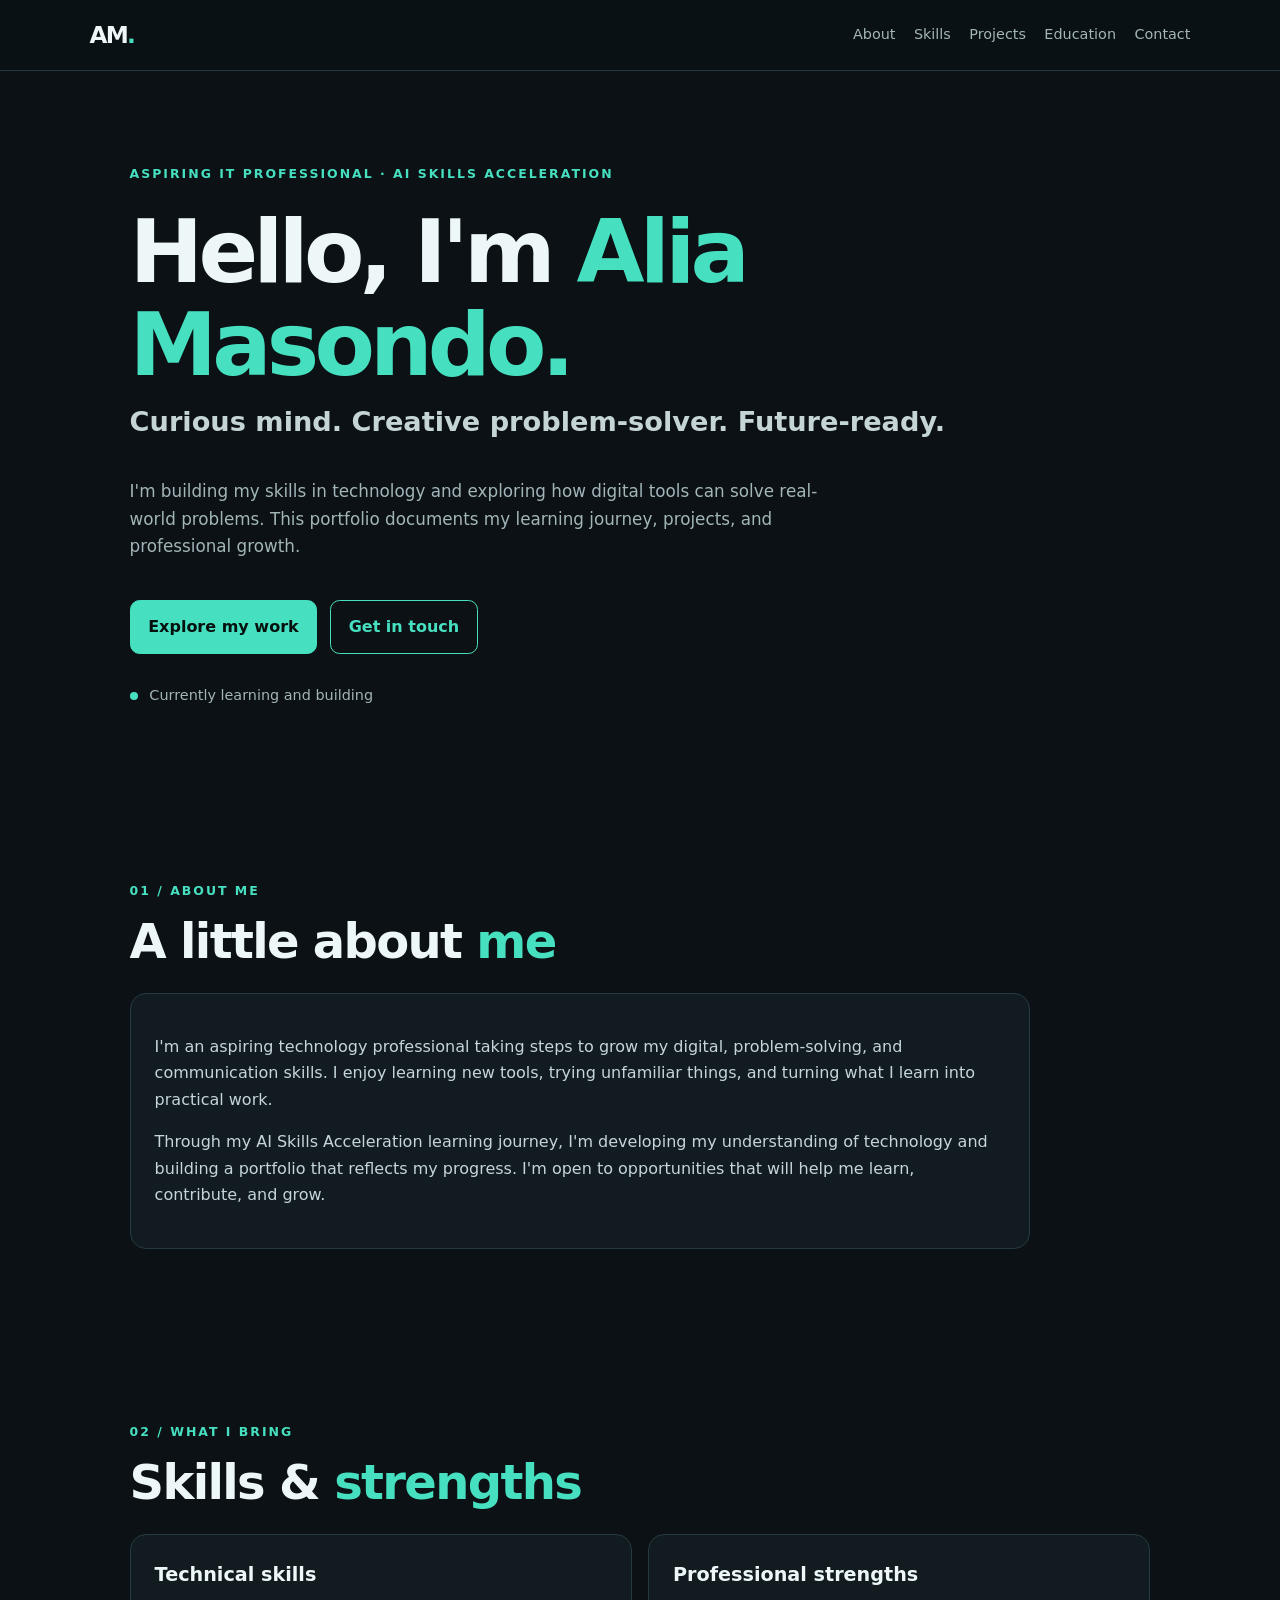
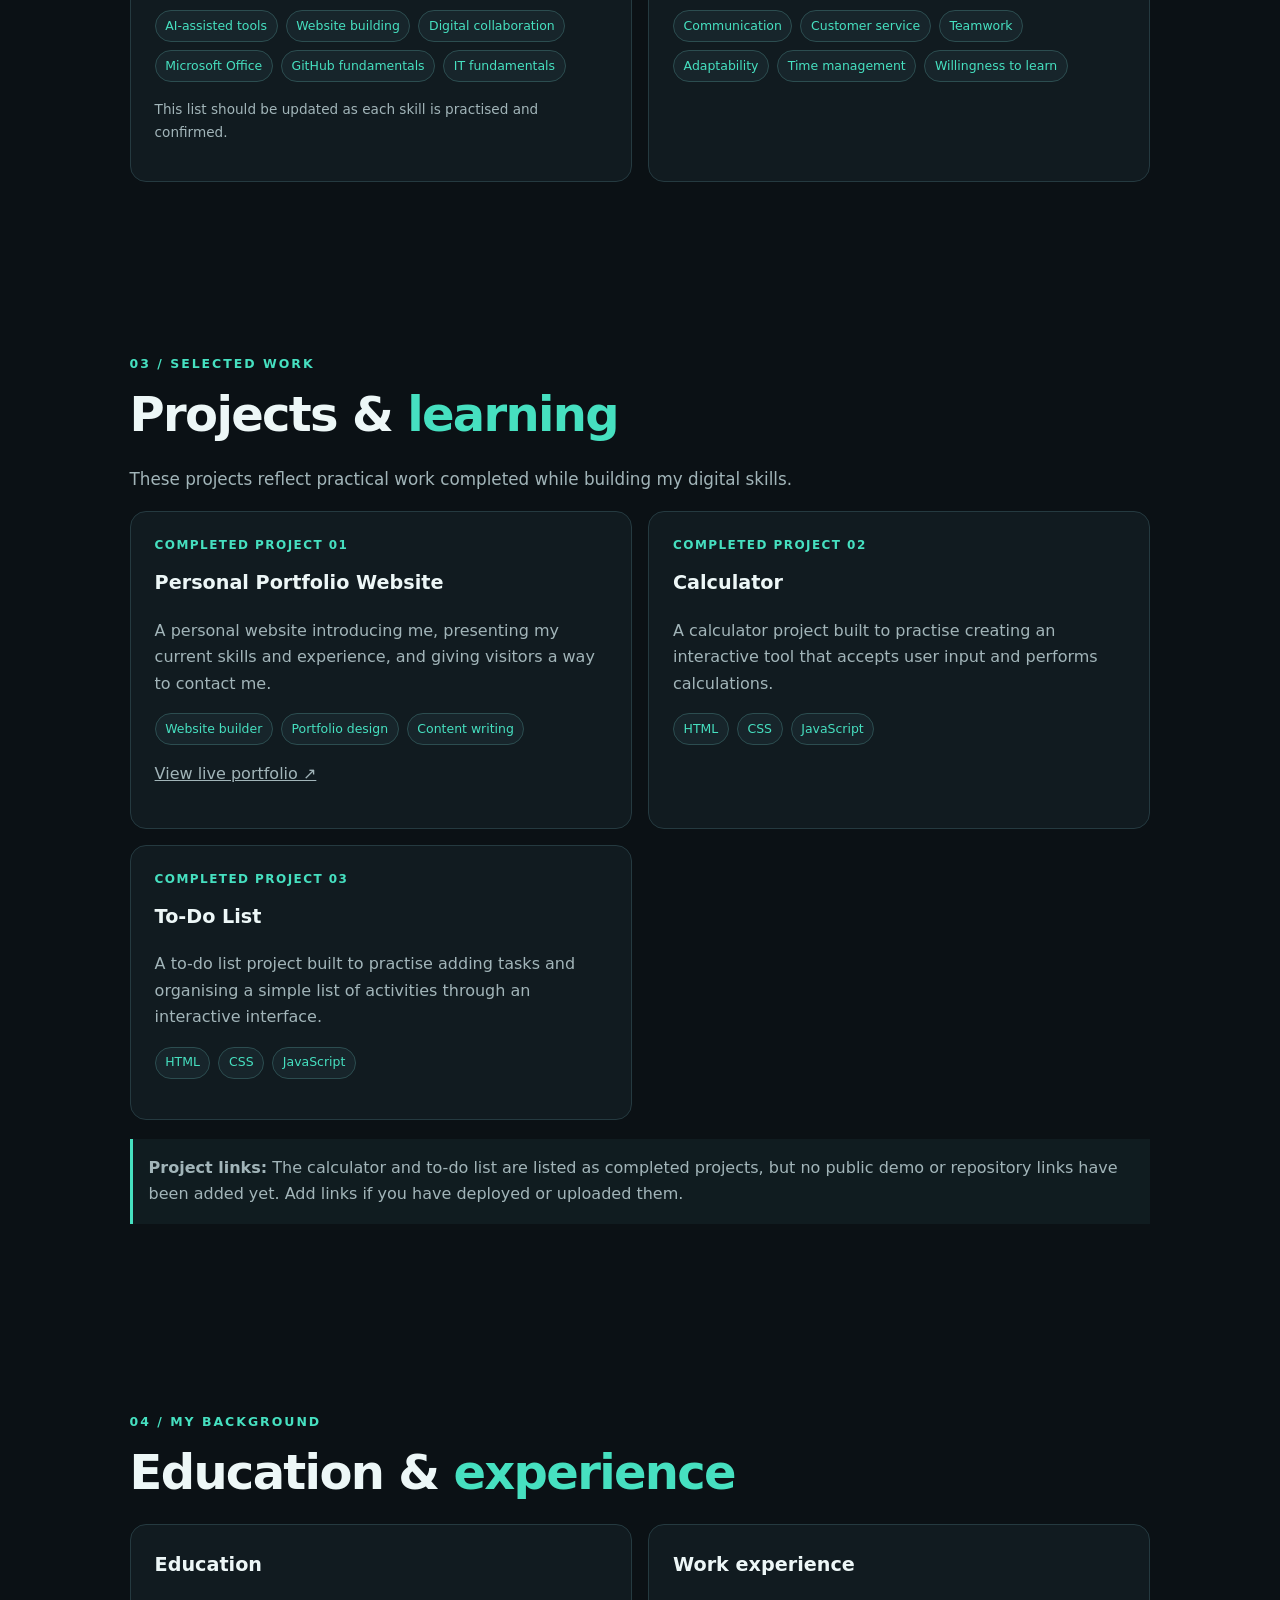
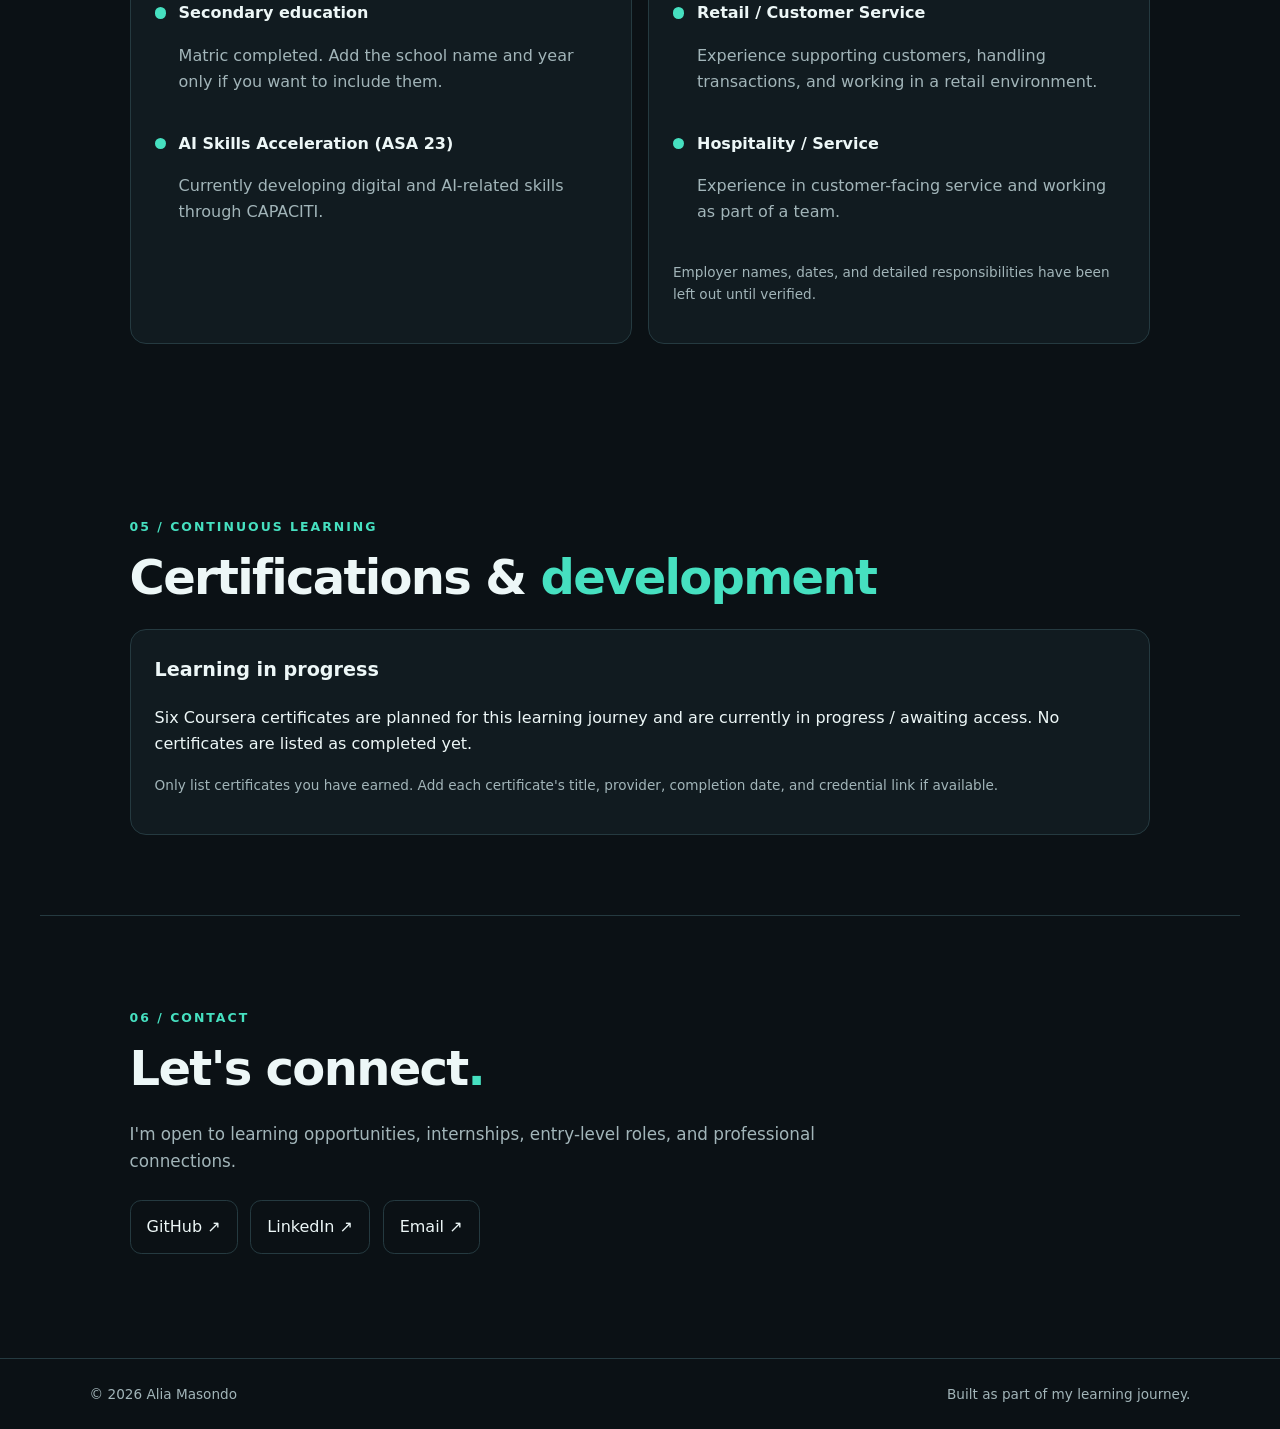
<file: index.html>
<!DOCTYPE html>
<html lang="en">
<head>
  <meta charset="UTF-8">
  <meta name="viewport" content="width=device-width, initial-scale=1.0">
  <meta name="description" content="Alia Masondo's personal portfolio showcasing skills, education, projects, and experience.">
  <title>Alia Masondo | Portfolio</title>
  <link rel="stylesheet" href="style.css">
</head>
<body>
  <header class="site-header">
    <a class="logo" href="#home">AM<span>.</span></a>
    <nav aria-label="Main navigation">
      <a href="#about">About</a>
      <a href="#skills">Skills</a>
      <a href="#projects">Projects</a>
      <a href="#education">Education</a>
      <a href="#contact">Contact</a>
    </nav>
  </header>

  <main>
    <section id="home" class="hero section">
      <p class="eyebrow">ASPIRING IT PROFESSIONAL · AI SKILLS ACCELERATION</p>
      <h1>Hello, I'm <span>Alia Masondo.</span></h1>
      <h2>Curious mind. Creative problem-solver. Future-ready.</h2>
      <p class="intro">I'm building my skills in technology and exploring how digital tools can solve real-world problems. This portfolio documents my learning journey, projects, and professional growth.</p>
      <div class="hero-actions">
        <a class="button primary" href="#projects">Explore my work</a>
        <a class="button secondary" href="#contact">Get in touch</a>
      </div>
      <div class="hero-note"><span class="status-dot"></span> Currently learning and building</div>
    </section>

    <section id="about" class="section">
      <p class="eyebrow">01 / ABOUT ME</p>
      <h2>A little about <span>me</span></h2>
      <div class="about-card">
        <p>I'm an aspiring technology professional taking steps to grow my digital, problem-solving, and communication skills. I enjoy learning new tools, trying unfamiliar things, and turning what I learn into practical work.</p>
        <p>Through my AI Skills Acceleration learning journey, I'm developing my understanding of technology and building a portfolio that reflects my progress. I'm open to opportunities that will help me learn, contribute, and grow.</p>
      </div>
    </section>

    <section id="skills" class="section">
      <p class="eyebrow">02 / WHAT I BRING</p>
      <h2>Skills & <span>strengths</span></h2>
      <div class="grid two">
        <article class="panel">
          <h3>Technical skills</h3>
          <div class="tags">
            <span>AI-assisted tools</span><span>Website building</span><span>Digital collaboration</span><span>Microsoft Office</span><span>GitHub fundamentals</span><span>IT fundamentals</span>
          </div>
          <p class="muted small">This list should be updated as each skill is practised and confirmed.</p>
        </article>
        <article class="panel">
          <h3>Professional strengths</h3>
          <div class="tags">
            <span>Communication</span><span>Customer service</span><span>Teamwork</span><span>Adaptability</span><span>Time management</span><span>Willingness to learn</span>
          </div>
        </article>
      </div>
    </section>

    <section id="projects" class="section">
      <p class="eyebrow">03 / SELECTED WORK</p>
      <h2>Projects & <span>learning</span></h2>
      <p class="section-intro">These projects reflect practical work completed while building my digital skills.</p>
      <div class="grid two">
        <article class="project-card">
          <div class="project-number">COMPLETED PROJECT 01</div>
          <h3>Personal Portfolio Website</h3>
          <p>A personal website introducing me, presenting my current skills and experience, and giving visitors a way to contact me.</p>
          <div class="tags"><span>Website builder</span><span>Portfolio design</span><span>Content writing</span></div>
          <p><a href="https://alia-masondo-site.pagesmith.app/" target="_blank" rel="noreferrer">View live portfolio ↗</a></p>
        </article>
        <article class="project-card">
          <div class="project-number">COMPLETED PROJECT 02</div>
          <h3>Calculator</h3>
          <p>A calculator project built to practise creating an interactive tool that accepts user input and performs calculations.</p>
          <div class="tags"><span>HTML</span><span>CSS</span><span>JavaScript</span></div>
        </article>
        <article class="project-card">
          <div class="project-number">COMPLETED PROJECT 03</div>
          <h3>To-Do List</h3>
          <p>A to-do list project built to practise adding tasks and organising a simple list of activities through an interactive interface.</p>
          <div class="tags"><span>HTML</span><span>CSS</span><span>JavaScript</span></div>
        </article>
      </div>
      <p class="notice"><strong>Project links:</strong> The calculator and to-do list are listed as completed projects, but no public demo or repository links have been added yet. Add links if you have deployed or uploaded them.</p>
    </section>

    <section id="education" class="section">
      <p class="eyebrow">04 / MY BACKGROUND</p>
      <h2>Education & <span>experience</span></h2>
      <div class="grid two">
        <article class="panel">
          <h3>Education</h3>
          <div class="timeline-item">
            <span class="timeline-mark"></span>
            <div><h4>Secondary education</h4><p class="muted">Matric completed. Add the school name and year only if you want to include them.</p></div>
          </div>
          <div class="timeline-item">
            <span class="timeline-mark"></span>
            <div><h4>AI Skills Acceleration (ASA 23)</h4><p class="muted">Currently developing digital and AI-related skills through CAPACITI.</p></div>
          </div>
        </article>
        <article class="panel">
          <h3>Work experience</h3>
          <div class="timeline-item">
            <span class="timeline-mark"></span>
            <div><h4>Retail / Customer Service</h4><p class="muted">Experience supporting customers, handling transactions, and working in a retail environment.</p></div>
          </div>
          <div class="timeline-item">
            <span class="timeline-mark"></span>
            <div><h4>Hospitality / Service</h4><p class="muted">Experience in customer-facing service and working as part of a team.</p></div>
          </div>
          <p class="muted small">Employer names, dates, and detailed responsibilities have been left out until verified.</p>
        </article>
      </div>
    </section>

    <section id="certifications" class="section">
      <p class="eyebrow">05 / CONTINUOUS LEARNING</p>
      <h2>Certifications & <span>development</span></h2>
      <article class="panel">
        <h3>Learning in progress</h3>
        <p>Six Coursera certificates are planned for this learning journey and are currently in progress / awaiting access. No certificates are listed as completed yet.</p>
        <p class="muted small">Only list certificates you have earned. Add each certificate's title, provider, completion date, and credential link if available.</p>
      </article>
    </section>

    <section id="contact" class="section contact-section">
      <p class="eyebrow">06 / CONTACT</p>
      <h2>Let's connect<span>.</span></h2>
      <p class="section-intro">I'm open to learning opportunities, internships, entry-level roles, and professional connections.</p>
      <div class="contact-links">
        <a href="https://github.com/Aliamasondo" target="_blank" rel="noreferrer">GitHub ↗</a>
        <a href="https://za.linkedin.com/in/alia-masondo-4b1b54443" target="_blank" rel="noreferrer">LinkedIn ↗</a>
        <a href="mailto:alia.masondo@capaciti.org.za">Email ↗</a>
      </div>
      
    </section>
  </main>

  <footer><span>© <span id="year"></span> Alia Masondo</span><span>Built as part of my learning journey.</span></footer>
  <script src="script.js"></script>
</body>
</html>
</file>
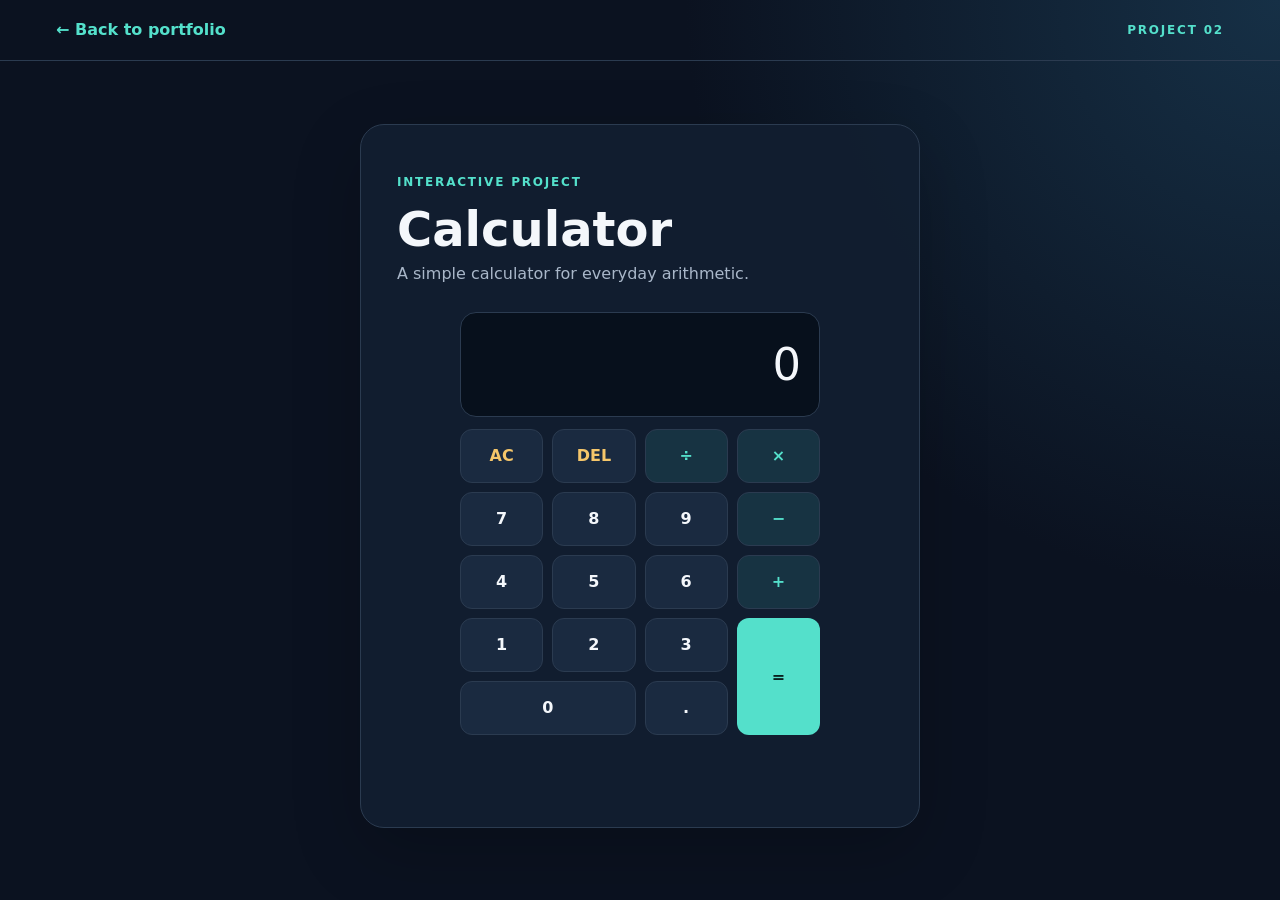
<file: calculator.html>
<!doctype html><html lang="en"><head><meta charset="utf-8"><meta name="viewport" content="width=device-width,initial-scale=1"><title>Calculator | Alia's Portfolio</title><link rel="stylesheet" href="project-tools.css"></head><body><header class="topbar"><a href="index.html">← Back to portfolio</a><span>PROJECT 02</span></header><main class="app-card"><p class="eyebrow">INTERACTIVE PROJECT</p><h1>Calculator</h1><p class="intro">A simple calculator for everyday arithmetic.</p><section class="calculator"><div id="display" class="display" aria-live="polite">0</div><div class="keys"><button class="utility" data-action="clear">AC</button><button class="utility" data-action="delete">DEL</button><button class="operator" data-value="÷">÷</button><button class="operator" data-value="×">×</button><button data-value="7">7</button><button data-value="8">8</button><button data-value="9">9</button><button class="operator" data-value="−">−</button><button data-value="4">4</button><button data-value="5">5</button><button data-value="6">6</button><button class="operator" data-value="+">+</button><button data-value="1">1</button><button data-value="2">2</button><button data-value="3">3</button><button class="equals" data-action="equals">=</button><button class="zero" data-value="0">0</button><button data-value=".">.</button></div><p id="message" class="message" role="status"></p></section></main><script src="calculator.js"></script></body></html>
</file>
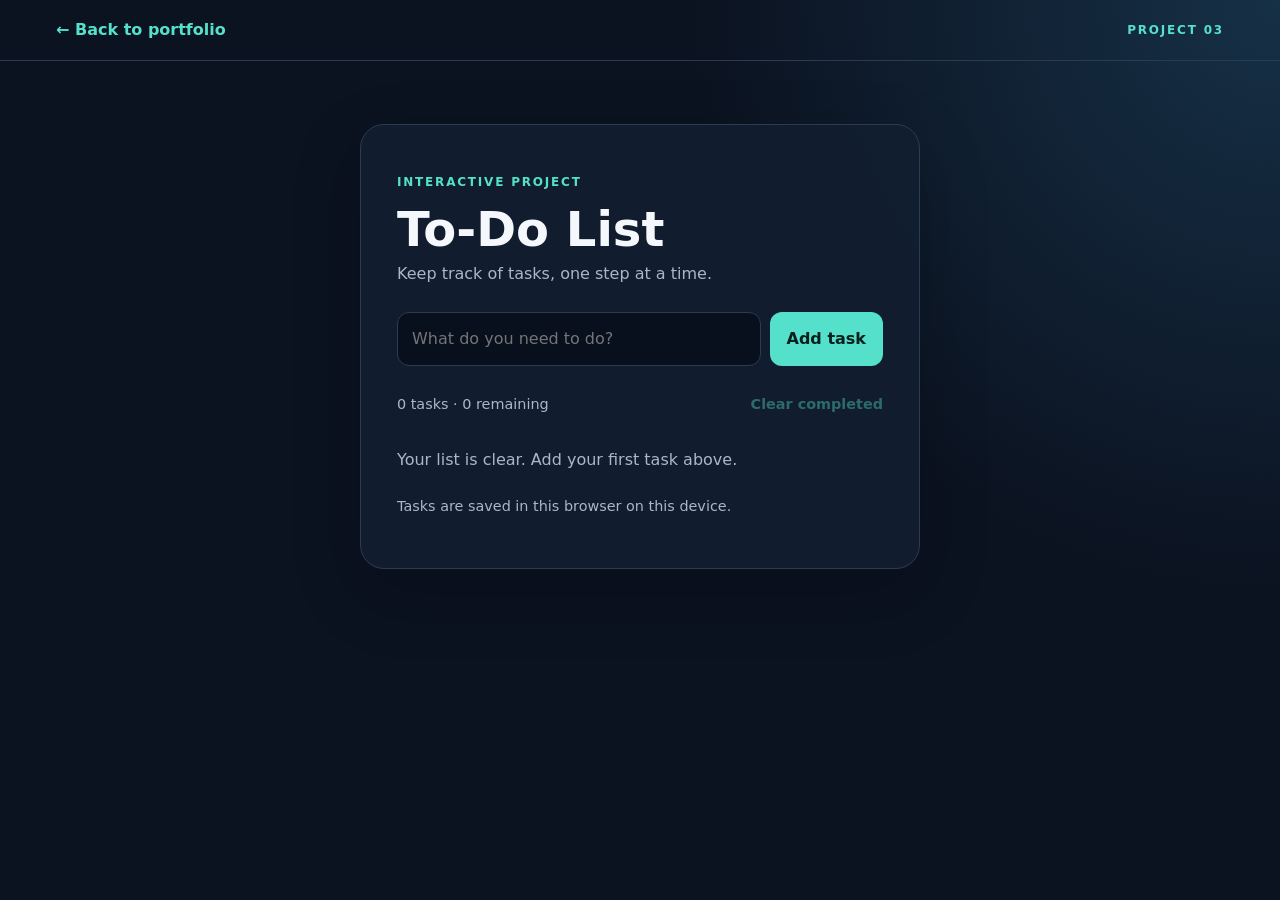
<file: todo.html>
<!doctype html><html lang="en"><head><meta charset="utf-8"><meta name="viewport" content="width=device-width,initial-scale=1"><title>To-Do List | Alia's Portfolio</title><link rel="stylesheet" href="project-tools.css"></head><body><header class="topbar"><a href="index.html">← Back to portfolio</a><span>PROJECT 03</span></header><main class="app-card"><p class="eyebrow">INTERACTIVE PROJECT</p><h1>To-Do List</h1><p class="intro">Keep track of tasks, one step at a time.</p><form id="task-form" class="task-form"><label class="sr-only" for="task-input">New task</label><input id="task-input" type="text" maxlength="120" placeholder="What do you need to do?" autocomplete="off" required><button type="submit" class="primary">Add task</button></form><div class="task-summary"><span id="task-count">0 tasks</span><button id="clear-done" class="text-button" type="button">Clear completed</button></div><ul id="task-list" class="task-list"></ul><p id="empty-state" class="empty">Your list is clear. Add your first task above.</p><p class="note">Tasks are saved in this browser on this device.</p></main><script src="todo.js"></script></body></html>
</file>
<file: style.css>
:root {
  --bg: #0b1115;
  --panel: #111b20;
  --panel-light: #17252b;
  --text: #edf7f7;
  --muted: #a2b5b9;
  --teal: #46e0c0;
  --teal-dark: #1d8d7b;
  --border: #253a40;
}
* { box-sizing: border-box; }
html { scroll-behavior: smooth; }
body {
  margin: 0; background: var(--bg); color: var(--text);
  font-family: Inter, ui-sans-serif, system-ui, -apple-system, BlinkMacSystemFont, "Segoe UI", sans-serif;
  line-height: 1.65;
}
a { color: inherit; }
.site-header {
  position: sticky; top: 0; z-index: 10; display: flex; align-items: center;
  justify-content: space-between; gap: 1rem; padding: 1rem 7%;
  background: rgba(11,17,21,.94); border-bottom: 1px solid var(--border); backdrop-filter: blur(12px);
}
.logo { font-size: 1.45rem; font-weight: 900; text-decoration: none; letter-spacing: -.08em; }
.logo span, h1 span, h2 span { color: var(--teal); }
nav { display: flex; flex-wrap: wrap; gap: 1.15rem; }
nav a { text-decoration: none; color: var(--muted); font-size: .9rem; }
nav a:hover, .contact-links a:hover { color: var(--teal); }
.section { padding: 5rem 7%; max-width: 1200px; margin: 0 auto; }
.hero { min-height: 78vh; display: flex; flex-direction: column; align-items: flex-start; justify-content: center; }
.eyebrow { color: var(--teal); font-size: .78rem; font-weight: 800; letter-spacing: .16em; }
h1 { max-width: 900px; margin: .5rem 0; font-size: clamp(2.5rem, 7vw, 5.5rem); line-height: 1.06; letter-spacing: -.055em; }
h2 { margin: .4rem 0 1.5rem; font-size: clamp(1.8rem, 4vw, 3rem); line-height: 1.15; letter-spacing: -.035em; }
.hero h2 { color: #c4d4d7; font-size: clamp(1.15rem, 3vw, 1.7rem); letter-spacing: 0; }
.intro, .section-intro { max-width: 720px; color: var(--muted); font-size: 1.05rem; }
.hero-actions { display: flex; flex-wrap: wrap; gap: .8rem; margin: 1.4rem 0; }
.button { display: inline-block; padding: .8rem 1.1rem; border: 1px solid var(--teal); border-radius: .6rem; text-decoration: none; font-weight: 750; }
.button.primary { color: #06110f; background: var(--teal); }
.button.secondary { color: var(--teal); }
.hero-note { color: var(--muted); font-size: .9rem; margin-top: .5rem; }
.status-dot { display: inline-block; width: .55rem; height: .55rem; margin-right: .4rem; background: var(--teal); border-radius: 50%; }
.about-card, .panel, .project-card { background: var(--panel); border: 1px solid var(--border); border-radius: 1rem; padding: 1.5rem; }
.about-card { max-width: 900px; color: #c5d5d8; }
.grid { display: grid; gap: 1rem; }
.grid.two { grid-template-columns: repeat(2, minmax(0, 1fr)); }
.grid.three { grid-template-columns: repeat(3, minmax(0, 1fr)); }
h3 { margin-top: 0; font-size: 1.2rem; }
h4 { margin: 0 0 .3rem; }
.tags { display: flex; flex-wrap: wrap; gap: .5rem; margin: 1rem 0; }
.tags span { background: var(--panel-light); color: var(--teal); border: 1px solid #2c4d50; padding: .3rem .6rem; border-radius: 999px; font-size: .78rem; }
.muted { color: var(--muted); }
.small { font-size: .85rem; }
.project-number { color: var(--teal); font-size: .75rem; font-weight: 800; letter-spacing: .12em; margin-bottom: .7rem; }
.project-card p { color: var(--muted); }
.notice { margin-top: 1.2rem; padding: 1rem; border-left: 3px solid var(--teal); background: #101c20; color: var(--muted); }
.timeline-item { display: flex; gap: .8rem; margin: 1.2rem 0; }
.timeline-mark { flex: 0 0 .7rem; width: .7rem; height: .7rem; margin-top: .45rem; border-radius: 50%; background: var(--teal); }
.contact-section { border-top: 1px solid var(--border); }
.contact-links { display: flex; flex-wrap: wrap; gap: .8rem; margin: 1.5rem 0; }
.contact-links a { padding: .8rem 1rem; border: 1px solid var(--border); border-radius: .7rem; text-decoration: none; }
.contact-links small { display: block; color: var(--muted); font-size: .7rem; }
footer { display: flex; justify-content: space-between; gap: 1rem; padding: 1.5rem 7%; border-top: 1px solid var(--border); color: var(--muted); font-size: .85rem; }
@media (max-width: 760px) {
  .site-header { align-items: flex-start; flex-direction: column; padding: .9rem 5%; }
  nav { gap: .65rem 1rem; }
  .section { padding: 3.5rem 5%; }
  .grid.two, .grid.three { grid-template-columns: 1fr; }
  .hero { min-height: auto; padding-top: 4rem; }
  footer { flex-direction: column; padding: 1.3rem 5%; }
}
</file>
<file: project-tools.css>
*{box-sizing:border-box}:root{color-scheme:dark;--bg:#0b1220;--panel:#121e30;--line:#2b3b50;--text:#f4f7fb;--muted:#a9b7c9;--accent:#54e0cb;--ink:#09201e}body{margin:0;min-height:100vh;background:radial-gradient(circle at top right,#163046 0,transparent 38%),var(--bg);color:var(--text);font:16px/1.5 system-ui,-apple-system,Segoe UI,sans-serif}.topbar{display:flex;justify-content:space-between;align-items:center;padding:18px clamp(18px,5vw,56px);border-bottom:1px solid var(--line)}.topbar a{color:var(--accent);text-decoration:none;font-weight:650}.topbar span,.eyebrow{color:var(--accent);font-size:.75rem;letter-spacing:.15em;font-weight:750}.app-card{width:min(100% - 32px,560px);margin:clamp(28px,7vh,68px) auto;padding:clamp(22px,5vw,36px);background:rgba(18,30,48,.94);border:1px solid var(--line);border-radius:24px;box-shadow:0 24px 70px #0003}h1{margin:.25rem 0 .4rem;font-size:clamp(2rem,7vw,3rem);line-height:1.1}.intro,.empty,.note{color:var(--muted)}.intro{margin:0 0 26px}.calculator{max-width:360px;margin:auto}.display{min-height:88px;display:flex;align-items:center;justify-content:flex-end;padding:18px;overflow:hidden;background:#07101c;border:1px solid var(--line);border-radius:16px;font-size:clamp(2rem,8vw,2.8rem);font-variant-numeric:tabular-nums;margin-bottom:12px}.keys{display:grid;grid-template-columns:repeat(4,minmax(0,1fr));gap:9px}button{min-height:54px;border:1px solid var(--line);border-radius:12px;background:#1a2a40;color:var(--text);font:inherit;font-weight:700;cursor:pointer}.keys .operator{color:var(--accent);background:#173342}.keys .utility{color:#f5c66a}.keys .equals,.primary{background:var(--accent);color:var(--ink);border-color:transparent}.keys .equals{grid-row:span 2}.keys .zero{grid-column:span 2}.message{min-height:24px;color:#f5c66a}.task-form{display:flex;gap:9px}.task-form input{min-width:0;flex:1;padding:14px;border:1px solid var(--line);border-radius:12px;background:#07101c;color:var(--text);font:inherit}.primary{padding:0 16px}.task-summary{display:flex;justify-content:space-between;align-items:center;gap:12px;color:var(--muted);font-size:.9rem;margin:22px 0 10px}.text-button{min-height:auto;padding:6px 0;border:0;background:none;color:var(--accent)}.text-button:disabled{opacity:.4;cursor:default}.task-list{display:grid;gap:9px;list-style:none;padding:0;margin:0}.task-item{display:flex;align-items:center;justify-content:space-between;gap:12px;padding:13px;border:1px solid var(--line);border-radius:12px;background:#0d1827}.task-label{display:flex;align-items:center;gap:10px;min-width:0;overflow-wrap:anywhere}.task-label input{accent-color:var(--accent);width:18px;height:18px;flex-shrink:0}.task-label.done span{color:var(--muted);text-decoration:line-through}.delete-button{min-height:34px;padding:4px 9px;color:#ffb0b0;background:transparent;border-color:#63404b;font-size:.85rem;flex-shrink:0}.note{margin-top:24px;font-size:.9rem}.sr-only{position:absolute;width:1px;height:1px;padding:0;margin:-1px;overflow:hidden;clip:rect(0,0,0,0);white-space:nowrap;border:0}[hidden]{display:none!important}@media(max-width:420px){.task-form{flex-direction:column}.primary{min-height:48px}.task-item{align-items:flex-start}}
</file>
